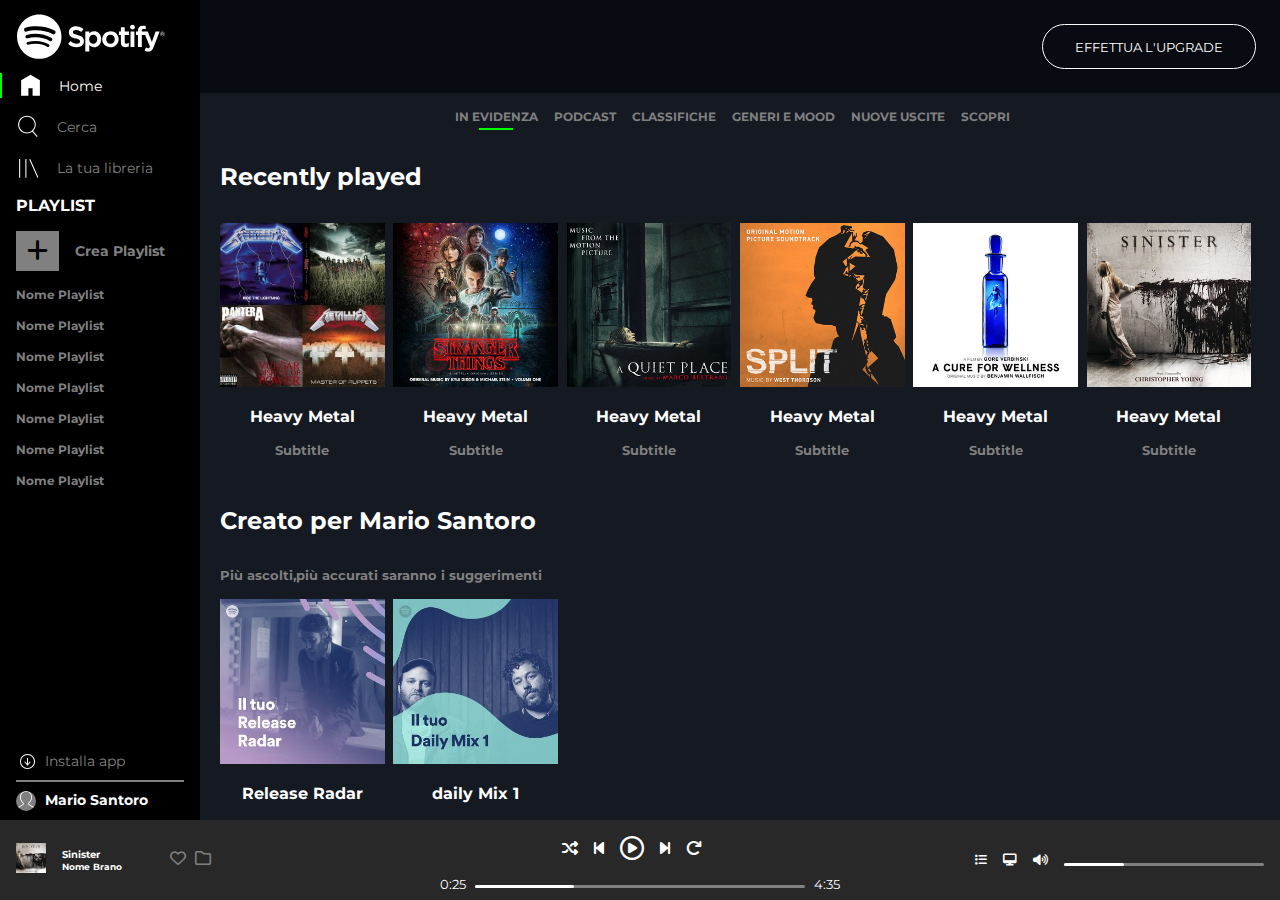
<file: index.html>
<!DOCTYPE html>
<html lang="en">
<head>
    <meta charset="UTF-8">
    <meta http-equiv="X-UA-Compatible" content="IE=edge">
    <meta name="viewport" content="width=device-width, initial-scale=1.0">

    <!-- FAVICON -->
    <link rel="shortcut icon" href="img/favicon.ico" type="image/x-icon">

    <!-- FONTS GOOGLE -->
    <link rel="preconnect" href="https://fonts.googleapis.com">
    <link rel="preconnect" href="https://fonts.gstatic.com" crossorigin>
    <link href="https://fonts.googleapis.com/css2?family=Montserrat:wght@100;200;300;400;500;600;700;800;900&display=swap" rel="stylesheet">


    <!-- FONT AWESOME 6.4.0 -->
    <link rel="stylesheet" href="https://cdnjs.cloudflare.com/ajax/libs/font-awesome/6.4.0/css/all.min.css">

    <link rel="stylesheet" href="style.css/style.css">
    <title>Spotify Web</title>
</head>
<body>

    <!-- MAIN -->
    <main class="flex">

        <!-- NAVBAR -->
        <nav class="flex flex-direction ">
            <div class="nav upper">
                <img src="img/logo-small.svg" alt="logo-small " class="responsive" >
                <div class="nav-image">
                    <img src="img/logo.svg" alt="logo-big" class="responsive-none">
                </div>
                <ul class="menu">
                    <li class="flex align-center txt-white">
                        <img src="img/home.svg" alt="Home icon">
                        <span class="responsive-none">Home</span>
                    </li>
                    <li  class="flex align-center txt-gray">
                        <img src="img/search.svg" alt="search icon">
                        <span class="responsive-none">Cerca</span>
                    </li>

                    <li  class="flex align-center txt-gray">
                        <img src="img/libreria.svg" alt="libreria image">
                        <span class="responsive-none">La tua libreria</span>
                    </li>
                </ul>

                <div class="playlist txt-white">
                    <h4 class="responsive-none txt-uppercase">playlist</h4>
                    <div class="button flex align-center">
                        <button class="responsive-none btn-square txt-big"><i class="fa-solid fa-plus"></i></button>
                        <span class="responsive-none txt-gray txt-bold">Crea Playlist</span>
                    </div>
                    <ul class="responsive-none txt-gray txt-medium txt-bold overflow">
                        <li>Nome Playlist</li>
                        <li>Nome Playlist</li>
                        <li>Nome Playlist</li>
                        <li>Nome Playlist</li>
                        <li>Nome Playlist</li>
                        <li>Nome Playlist</li>
                        <li>Nome Playlist</li>
                    </ul>
                     
                </div>
            </div>
            <div class="nav lower">
                 <div class="download flex">
                    <img src="img/download.svg" alt="download image">
                    <span class="responsive-none txt-gray">Installa app</span>
                 </div>
                 <div class="bar-gray">
                 </div>
                 <div class="profile flex">
                    <div class="profile-image">
                    </div>
                    <span class="responsive-none txt-white txt-bold">Mario Santoro</span>
                 </div>
            </div>
        </nav>

        <!-- SECTION -->
        <section class="content overflow">

            <!-- HEADER SECTION -->
            <header class="txt-right">
                <button class="btn txt-uppercase txt-white">Effettua l'upgrade</button>
            </header>
            <div class="container ">
                <ul class="flex flex-wrap justify-center txt-uppercase txt-medium txt-gray txt-bold">
                    <li class="flex flex-direction align-center">In evidenza
                        <div class="bar-green"></div>
                    </li>
                    <li>Podcast</li>
                    <li>Classifiche</li>
                    <li>Generi e mood</li>
                    <li>Nuove uscite</li>
                    <li>Scopri</li>
                </ul>

                <h2 class="txt-white">Recently played</h2>

                <!-- CONTAINER ALBUMS -->
                <div class="songs flex flex-wrap">
                    <div class="song">
                        <div class="play ">
                            <i class="fa-regular fa-circle-play txt-white "></i>
                        </div>
                        <img src="img/metal_lifting.jpg" alt="Metal songs image">
                        <h4 class="txt-center txt-white">Heavy Metal</h4>
                        <h5 class="txt-center txt-gray">Subtitle</h5>
                    </div>
                    <div class="song">
                        <div class="play ">
                            <i class="fa-regular fa-circle-play txt-white "></i>
                        </div>
                        <img src="img/stranger.jpeg" alt="Stranger songs image">
                        <h4 class="txt-center txt-white">Heavy Metal</h4>
                        <h5 class="txt-center txt-gray">Subtitle</h5>
                    </div>
                    <div class="song">
                        <div class="play ">
                            <i class="fa-regular fa-circle-play txt-white "></i>
                        </div>
                        <img src="img/aquietplace.jpeg" alt="Quiet songs image">
                        <h4 class="txt-center txt-white">Heavy Metal</h4>
                        <h5 class="txt-center txt-gray">Subtitle</h5>
                    </div>
                    <div class="song">
                        <div class="play ">
                            <i class="fa-regular fa-circle-play txt-white "></i>
                        </div>
                        <img src="img/split.jpeg" alt="Split songs image">
                        <h4 class="txt-center txt-white">Heavy Metal</h4>
                        <h5 class="txt-center txt-gray">Subtitle</h5>
                    </div>
                    <div class="song">
                        <div class="play ">
                            <i class="fa-regular fa-circle-play txt-white "></i>
                        </div>
                        <img src="img/cure.jpeg" alt="Cure songs image">
                        <h4 class="txt-center txt-white">Heavy Metal</h4>
                        <h5 class="txt-center txt-gray">Subtitle</h5>
                    </div>
                    <div class="song">
                        <div class="play ">
                            <i class="fa-regular fa-circle-play txt-white "></i>
                        </div>
                        <img src="img/sinister.jpeg" alt="Sinister songs image">
                        <h4 class="txt-center txt-white">Heavy Metal</h4>
                        <h5 class="txt-center txt-gray">Subtitle</h5>
                    </div>
                </div>

                <h2 class="txt-white">Creato per Mario Santoro</h2>
                <h5 class="txt-gray">Più ascolti,più accurati saranno i suggerimenti</h5>

                <!-- CONTAINER PERSONAL ALBUMS -->
                <div class="personal songs flex between flex-wrap">
                    <div class="song">
                        <div class="play ">
                            <i class="fa-regular fa-circle-play txt-white "></i>
                        </div>
                        <img src="img/radar.jpeg" alt="Radar songs image">
                        <h4 class="txt-center txt-white">Release Radar</h4>
                    </div>
                    <div class="song">
                        <div class="play ">
                            <i class="fa-regular fa-circle-play txt-white "></i>
                        </div>
                        <img src="img/mixdaily.jpeg" alt="Daily mix songs image">
                        <h4 class="txt-center txt-white">daily Mix 1</h4>
                    </div>
                </div>

                <h2 class="txt-white">Artisti più popolari</h2>
                <h5 class="txt-gray">Più ascolti,più accurati saranno i suggerimenti</h5>

                <!-- CONTAINER ARTIST -->
                <div class="Artist songs flex between flex-wrap">
                    <div class="song ">
                        <img src="img/youg.jpeg" alt="Radar songs image" class="radius-50">
                        <h4 class="txt-center txt-white">Lana del Rey</h4>
                    </div>
                    <div class="song radius-50">
                        <img src="img/einaudi.jpeg" alt="Daily mix songs image" class="radius-50">
                        <h4 class="txt-center txt-white">Ludovico Einaudi</h4>
                    </div>
                </div>
            </div>
        </section>
    </main>

    <!-- FOOTER -->
    <footer class="flex between">

        <!-- PLAYER LEFT SIDE -->
        <div class="player left flex align-center">
            <div class="image left-item">
                <img src="img/sinister.jpeg" alt="Sinister image">
            </div>
            <div class="name-song left-item txt-smaller txt-white">
                <h3>Sinister</h3>
                <h4>Nome Brano</h4>
            </div>
            <div class="icon left-item flex">
                <i class="fa-regular fa-heart txt-gray"></i>
                <i class="fa-regular fa-folder txt-gray"></i>
            </div>
        </div>

        <!-- PLAYER CENTER SIDE -->
        <div class="player center ">
            <div class="controls flex  align-center">
                <i class="fa-solid fa-shuffle txt-white"></i>
                <i class="fa-solid fa-backward-step txt-white"></i>
                <i class="fa-regular fa-circle-play txt-white"></i>
                <i class="fa-solid fa-forward-step txt-white"></i>
                <i class="fa-solid fa-arrow-rotate-right txt-white"></i>
            </div>

            <div class="time-song flex ">
                <span class="txt-small txt-white">0:25</span>
                <div class="line-gray flex align-center">
                    <div class="line-white">
                    </div>
                    <div class="range radius-50"></div>
                </div>
                <span class="txt-small txt-white">4:35</span>
            </div>
        </div>

        <!-- PLAYER RIGHT SIDE -->
        <div class="player right flex align-center ">
            <i class="fa-solid fa-list txt-white txt-medium"></i>
            <i class="fa-solid fa-desktop txt-white txt-medium"></i>
            <i class="fa-solid fa-volume-high txt-white txt-medium"></i>
            <div class="line-gray flex align-center">
                <div class="line-white"></div>
                <div class="range radius-50"></div>
            </div>
        </div>
    </footer>
</body>
</html>
</file>
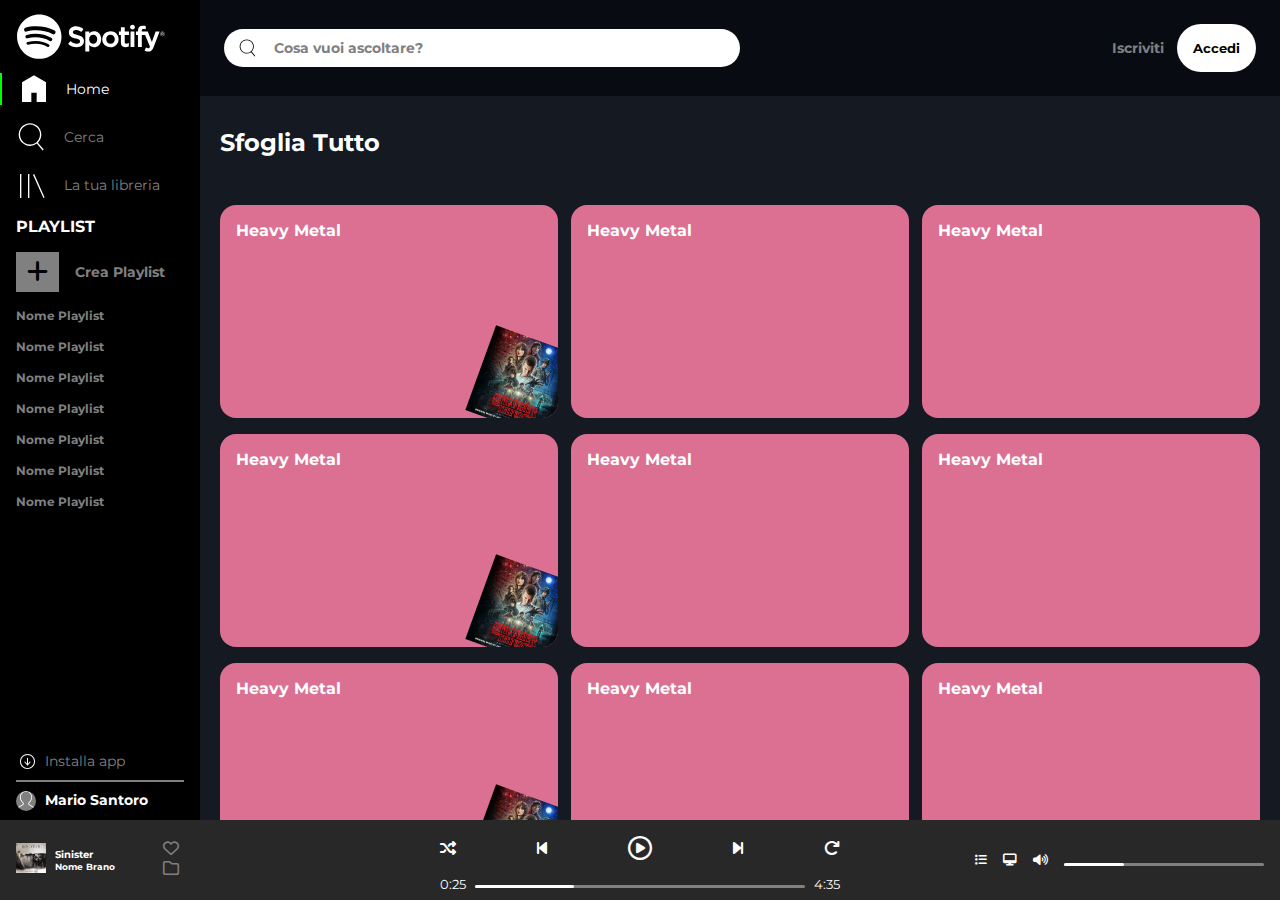
<file: bonus/search.html>
<!DOCTYPE html>
<html lang="en">
<head>
    <meta charset="UTF-8">
    <meta http-equiv="X-UA-Compatible" content="IE=edge">
    <meta name="viewport" content="width=device-width, initial-scale=1.0">

    <!-- FAVICON -->
    <link rel="shortcut icon" href="img/favicon.ico" type="image/x-icon">

    <!-- FONTS GOOGLE -->
    <link rel="preconnect" href="https://fonts.googleapis.com">
    <link rel="preconnect" href="https://fonts.gstatic.com" crossorigin>
    <link href="https://fonts.googleapis.com/css2?family=Montserrat:wght@100;200;300;400;500;600;700;800;900&display=swap" rel="stylesheet">


    <!-- FONT AWESOME 6.4.0 -->
    <link rel="stylesheet" href="https://cdnjs.cloudflare.com/ajax/libs/font-awesome/6.4.0/css/all.min.css">

    <link rel="stylesheet" href="search.css">
    <title>Search</title>
</head>
<body>
        <!-- MAIN -->
    <main class="flex">

        <!-- NAVBAR -->
        <nav class="flex flex-direction ">
            <div class="nav upper">
                <img src="../img/logo-small.svg" alt="logo-small " class="responsive" >
                <div class="nav-image">
                    <img src="../img/logo.svg" alt="logo-big" class="responsive-none">
                </div>
                <ul class="menu">
                    <li class="flex align-center txt-white">
                        <img src="../img/home.svg" alt="Home icon" class="txt-gray">
                        <span class="responsive-none">Home</span>
                    </li>
                    <li  class="flex align-center txt-gray">
                        <a href="search.html" class="txt-gray flex align-center">
                            <img src="../img/search.svg" alt="search icon">
                            <span class="responsive-none">Cerca</span>
                        </a>
                    </li>

                    <li  class="flex align-center txt-gray">
                        <img src="../img/libreria.svg" alt="libreria image" class="txt-gray">
                        <span class="responsive-none">La tua libreria</span>
                    </li>
                </ul>

                <div class="playlist txt-white">
                    <h4 class="responsive-none txt-uppercase">playlist</h4>
                    <div class="button flex align-center">
                        <button class="responsive-none btn-square txt-big"><i class="fa-solid fa-plus"></i></button>
                        <span class="responsive-none txt-gray txt-bold">Crea Playlist</span>
                    </div>
                    <ul class="responsive-none txt-gray txt-medium txt-bold overflow">
                        <li>Nome Playlist</li>
                        <li>Nome Playlist</li>
                        <li>Nome Playlist</li>
                        <li>Nome Playlist</li>
                        <li>Nome Playlist</li>
                        <li>Nome Playlist</li>
                        <li>Nome Playlist</li>
                    </ul>
                     
                </div>
            </div>
            <div class="nav lower">
                 <div class="download flex">
                    <img src="../img/download.svg" alt="download image">
                    <span class="responsive-none txt-gray">Installa app</span>
                 </div>
                 <div class="bar-gray">
                 </div>
                 <div class="profile flex">
                    <div class="profile-image">
                    </div>
                    <span class="responsive-none txt-white txt-bold">Mario Santoro</span>
                 </div>
            </div>
        </nav>

        <!-- SECTION -->
        <section class="content overflow">

            <!-- HEADER SECTION -->
            <header class="txt-right flex between align-center">
                <button class="btn-search flex align-center">
                    <img src="../img/search.svg" alt="Search image" >
                    <span class="txt-gray txt-bold">Cosa vuoi ascoltare?</span>   
                </button>
                <div class="header-right">
                    <span class="txt-gray txt-bold">Iscriviti</span>
                    <button class="btn txt-bold">Accedi</button>
                </div>
            </header>

            <div class="container">
                <h2 class="txt-white">Sfoglia Tutto</h2>

                <!-- CONTAINER ALBUMS -->
                <div class="songs flex flex-wrap">
                    <div class="song">
                        <h4 class="txt-white">Heavy Metal</h4>
                        <img src="../img/stranger.jpeg" alt="">
                    </div>
                    <div class="song">
                        <h4 class="txt-white">Heavy Metal</h4>
                    </div>
                    <div class="song">
                        <h4 class="txt-white">Heavy Metal</h4>
                    </div>
                    <div class="song">
                        <h4 class="txt-white">Heavy Metal</h4>
                        <img src="../img/stranger.jpeg" alt="">
                    </div>
                    <div class="song">
                        <h4 class="txt-white">Heavy Metal</h4>
                    </div>
                    <div class="song">
                        <h4 class="txt-white">Heavy Metal</h4>
                    </div>
                    <div class="song">
                        <h4 class="txt-white">Heavy Metal</h4>
                        <img src="../img/stranger.jpeg" alt="">
                    </div>
                    <div class="song">
                        <h4 class="txt-white">Heavy Metal</h4>
                    </div>
                    <div class="song">
                        <h4 class="txt-white">Heavy Metal</h4>
                    </div>
                    <div class="song">
                        <h4 class="txt-white">Heavy Metal</h4>
                        <img src="../img/stranger.jpeg" alt="">
                    </div>
                    <div class="song">
                        <h4 class="txt-white">Heavy Metal</h4>
                    </div>
                    <div class="song">
                        <h4 class="txt-white">Heavy Metal</h4>
                    </div>
                    <div class="song">
                        <h4 class="txt-white">Heavy Metal</h4>
                        <img src="../img/stranger.jpeg" alt="">
                    </div>
                    <div class="song">
                        <h4 class="txt-white">Heavy Metal</h4>
                    </div>
                    <div class="song">
                        <h4 class="txt-white">Heavy Metal</h4>
                    </div>
            </div>
        </section>
    </main>
        
        <!-- FOOTER -->
    <footer class="flex between">

        <!-- PLAYER LEFT SIDE -->
        <div class="player left flex align-center">
            <div class="image left-item">
                <img src="../img/sinister.jpeg" alt="Sinister image">
            </div>
            <div class="name-song left-item txt-smaller txt-white">
                <h3>Sinister</h3>
                <h4>Nome Brano</h4>
            </div>
            <div class="icon left-item flex">
                <i class="fa-regular fa-heart txt-gray"></i>
                <i class="fa-regular fa-folder txt-gray"></i>
            </div>
        </div>

        <!-- PLAYER CENTER SIDE -->
        <div class="player center ">
            <div class="controls flex  align-center">
                <i class="fa-solid fa-shuffle txt-white"></i>
                <i class="fa-solid fa-backward-step txt-white"></i>
                <i class="fa-regular fa-circle-play txt-white"></i>
                <i class="fa-solid fa-forward-step txt-white"></i>
                <i class="fa-solid fa-arrow-rotate-right txt-white"></i>
            </div>

            <div class="time-song flex ">
                <span class="txt-small txt-white">0:25</span>
                <div class="line-gray flex align-center">
                    <div class="line-white">
                    </div>
                    <div class="range radius-50"></div>
                </div>
                <span class="txt-small txt-white">4:35</span>
            </div>
        </div>

        <!-- PLAYER RIGHT SIDE -->
        <div class="player right flex align-center ">
            <i class="fa-solid fa-list txt-white txt-medium"></i>
            <i class="fa-solid fa-desktop txt-white txt-medium"></i>
            <i class="fa-solid fa-volume-high txt-white txt-medium"></i>
            <div class="line-gray flex align-center">
                <div class="line-white"></div>
                <div class="range radius-50"></div>
            </div>
        </div>
    </footer>
</body>
</html>
</file>
<file: style.css/style.css>
/* RESET */
*{
    margin: 0;
    padding: 0;
    box-sizing: border-box;
    font-family: 'Montserrat', sans-serif;
}

/* ***************************** 

// UTILITIES \\ 

***************************** */

.flex{
    display: flex;
}

.flex-wrap{
    flex-wrap: wrap;
}

.flex-direction{
    flex-direction: column;
}

.container{
    max-width: calc(100% - 40px);
    margin: 0 auto;
}

.txt-right{
    text-align: right;
}

.txt-uppercase{
    text-transform: uppercase;
}

.txt-center{
    text-align: center;
}

.txt-medium{
    font-size: .75rem;
}

.txt-gray{
    color: gray;
}

.txt-white{
    color: white;
}

.txt-small{
    font-size: small;
}

.txt-big{
    font-size: 1.5rem;
}

.txt-bold{
    font-weight: bold;
}

.txt-smaller{
    font-size: .55rem;
}

.bar-green{
    background-color: lime;
    height: 2px;
    border: 2rem;
    width: 40%;
    margin-top: .22rem;
}

.radius-50{
    border-radius: 50%;
}

.btn{
    border-radius: 2rem;
    border: 1px solid white;
    background: transparent;
    padding: .85rem 2rem;
}

.btn-square{
    border-radius: 0;
    border: none;
    padding: .33rem .66rem;
    background-color: gray;
}

.justify-center{
    justify-content: center;
}

.overflow{
    overflow: auto;
}

.align-center{
    align-items: center;
}

.align-start{
    align-items: start;
}

.between{
    justify-content: space-between;
}

.padding-nav{
    padding: 0 1rem;
}

.responsive-none{
    display: none;
}

.responsive{
    display:block;
    margin-bottom: 1rem;
}


/* ***************************** 

// CSS \\ 

***************************** */



/* NAVBAR */
nav{
    background-color: #000000;
    height: calc(100vh - 80px);
    width: 60px;
    justify-content: space-between;
    transition: all .5s;
    overflow: hidden;
}

ul{
    list-style-type: none;
}

div.nav{
    padding: 1rem .88rem;
}

span{
    font-size: .88rem;
}

div.nav li{
    margin-bottom: 1rem;
}

.playlist ul{
    height: 28vh;
}

div.nav.lower span{
    margin-left: .55rem;
}

div.download img{
    width: 28px;
    height: 30px;
}

div.profile-image{
    width: 30px;
    height: 30px;
    border-radius: 50%;
    background-image: url(../img/profile.svg);
    background-size: cover;
    background-color: lightgray;
}

div.button{
    margin:1rem 0;
}

#logo-big{
    display: none;
}

/* SECTION CONTENT */
section{
    background-color: #141922;
    height: calc(100vh - 80px);
    width: calc(100% - 60px);
}

section header{
    background-color: #080b12;
    padding: 1.5rem;
}

section ul li{
    margin-right: 1rem;
    margin-top: 1rem;
}

section h2{
    margin: 2rem 0;
}

section h4 ,
section h5{
    margin: 1rem 0;
}

div.songs{
    justify-content: space-between;
}

div.songs .song{
    position: relative;
    width: calc(100% / 2 - .55rem);
    transition: all .5s;
}

.song img{
    width: 100%;
}

/* FOOTER */

footer{
    position: relative;

    background-color: #282828;
    height: 80px;
    width: 100%;
    padding: 1rem;
    z-index: 1;
}

footer div.player.left i{
    margin-bottom: .23rem;
}

div.player{
    width: calc(100% / 3 - 1rem);
}

div.icon{
    flex-direction: column;
}

div.image img{
    width: 30px;
}

div.left-item{
    margin-right: .55rem;
}

div.controls {
    justify-content: space-between;
}

div.time-song{
    margin-top: 1rem;
    justify-content: space-between;
}

 div.line-gray{
    width: calc(100% - 70px);
    height: 3px;
    background-color: gray;
    border-radius: 2rem;
    margin-top: .55rem;
}

div.line-white{
    height: 3px;
    width: 30%;
    background-color: white;
    border-radius: 2rem;
}

div.player.right{
    justify-content: space-between;
}

i.fa-circle-play{
    font-size: 1.5rem;
}

/* ***************************** 

// ANIMATION \\ 

***************************** */

div.play{
    display: none;
    position: absolute;
    z-index: 2;

    top: 35%;
    left: 50%;
    transform: translate(-50% , -50%);
}

div.play i{
    font-size: 5rem;
}

div.song:hover div.play{
    display: block;
}

div.song div.play,
div.song img{
    cursor: pointer;
}

div.song:hover img{
    filter: opacity(0.6);
}

header button{
    transition: all 1s;
}

header button:hover{
    transform: scale(1.1);
    cursor: pointer;
}

div.container ul li:hover ,
div.nav ul li:hover
{
    color: white;
    cursor: pointer;
}

div.button:hover span{
    color: white;
    cursor: pointer;
}

div.button:hover button{
    background-color: white;
}

div.download:hover span{
    color: white;
    cursor: pointer;
}

div.icon i:hover{
    color: white;
    cursor: pointer;
}

div.player.center div.line-gray:hover div.line-white{
    background-color: lime;
    cursor: pointer;
}

div.player.center div.line-gray:hover div.range{
    display: block;
}

div.range{
    background-color: white;
    width: 10px;
    height: 10px;
    display: none;
    cursor: pointer;
}

div.player.right div.line-gray:hover div.line-white{
    background-color: lime;
    cursor: pointer;
}

div.player.right div.line-gray:hover div.range{
    display: block;
}

div.controls i.fa-circle-play{
    transition: all 1s;
    cursor: pointer;
}

div.controls i.fa-circle-play:hover{
    transform: scale(1.2);
}


/* ***************************** 

// VIEWPORT SMALL \\ 

***************************** */

@media screen and (min-width:576px) {
    nav{
        width: 200px;
    }

    section{
        left: 200px;
    }

    div.nav{
         padding:0;
    }

    div.nav li,
    div.nav.upper span,
    div.nav div.button ,
    div.nav h4 ,
    div.lower
    {
        padding: 0 1rem;
    }

    nav ul.menu li:first-child{
        border-left: 2px solid lime;
    }

    nav ul li img{
        width: 25px;
    }

    div.download img{
        width: 20px;
        height: 100%;
    }

    .nav-image{
        padding: .88rem 1rem;
    }

    .nav-image img{
        width: 150px;
    }

    div.profile{
        padding-bottom: .55rem;
    }

    div.profile-image{
        width: 20px;
        height: 20px;
        background-color: gray;
    }

    .bar-gray{
        background-color: gray;
        height: 2px;
        border: 2rem;
        margin: .55rem 0;
    }

    section{
        width: calc(100% - 200px);
    }

    .responsive-none{
        display:block;
    }

    .responsive{
        display: none;
    }

    div.left-item.name-song{
        margin-right: 3rem;
    }

    div.player.right div.line-gray{
        width: 200px;
        height: 3px;
        background-color: gray;
        border-radius: 2rem;
    }

    div.player.right{
        justify-content: end;
        gap: 1rem;
    }
}

/* ***************************** 

// VIEWPORT MEDIUM \\ 

***************************** */

@media screen and (min-width:768px) {
    div.songs{
        justify-content: start;
    }

    div.songs .song{
        width: calc(100% / 4 - .55rem);
        margin-right: .55rem;
    }

    div.left-item{
        margin-right: 1rem;
    }

    div.icon{
        flex-direction: row;
        gap: .55rem;
    }
}

/* ***************************** 

// VIEWPORT LARGE \\ 

***************************** */

@media screen and (min-width:992px) {
    div.songs .song{
        width: calc(100% / 6 - .55rem);
        margin-right: .55rem;
    }

    div.controls{
        justify-content: center;
    }

    div.controls i{
        margin-right: 1rem;
    }
}
</file>
<file: bonus/search.css>
/* RESET */
*{
    margin: 0;
    padding: 0;
    box-sizing: border-box;
    font-family: 'Montserrat', sans-serif;
}

/* ***************************** 

// UTILITIES \\ 

***************************** */

.flex{
    display: flex;
}

.flex-wrap{
    flex-wrap: wrap;
}

.flex-direction{
    flex-direction: column;
}

.container{
    max-width: calc(100% - 40px);
    margin: 0 auto;
}

.txt-right{
    text-align: right;
}

.txt-uppercase{
    text-transform: uppercase;
}

.txt-center{
    text-align: center;
}

.txt-medium{
    font-size: .75rem;
}

.txt-gray{
    color: gray;
}

.txt-white{
    color: white;
}

.txt-small{
    font-size: small;
}

.txt-big{
    font-size: 1.5rem;
}

.txt-bold{
    font-weight: bold;
}

.txt-smaller{
    font-size: .55rem;
}

.bar-green{
    background-color: lime;
    height: 2px;
    border: 2rem;
    width: 40%;
    margin-top: .22rem;
}

.radius-50{
    border-radius: 50%;
}

.btn-search{
    border-radius: 2rem;
    border: none;
    background-color: white;
    padding: .55rem .88rem;
    width: 50%;
}

.btn-square{
    border-radius: 0;
    border: none;
    padding: .33rem .66rem;
    background-color: gray;
}

.justify-center{
    justify-content: center;
}

.overflow{
    overflow: auto;
}

.align-center{
    align-items: center;
}

.align-start{
    align-items: start;
}

.between{
    justify-content: space-between;
}

.padding-nav{
    padding: 0 1rem;
}

.responsive-none{
    display: none;
}

.responsive{
    display:block;
    margin-bottom: 1rem;
}

.btn{
    border: none;
    background-color: #fff;
    padding: 1rem;
    border-radius: 2rem;
    margin-left: .55rem;
}


/* ***************************** 

// CSS \\ 

***************************** */



/* NAVBAR */
nav{
    background-color: #000000;
    height: calc(100vh - 80px);
    width: 60px;
    justify-content: space-between;
    transition: all .5s;
    overflow: hidden;
}

ul{
    list-style-type: none;
}

div.nav{
    padding: 1rem .88rem;
}

ul.menu img{
    width: 32px;
}

a{
    width: 100%;
}

span{
    font-size: .88rem;
}

div.nav li{
    margin-bottom: 1rem;
}

div.nav ul.menu li a{
    text-decoration: none;
}

.playlist ul{
    height: 28vh;
}

div.nav.lower span{
    margin-left: .55rem;
}

div.download img{
    width: 28px;
    height: 30px;
}

div.profile-image{
    width: 30px;
    height: 30px;
    border-radius: 50%;
    background-image: url(../img/profile.svg);
    background-size: cover;
    background-color: lightgray;
}

div.button{
    margin:1rem 0;
}

#logo-big{
    display: none;
}

/* SECTION CONTENT */
section{
    background-color: #141922;
    height: calc(100vh - 80px);
    width: calc(100% - 60px);
}

section header{
    background-color: #080b12;
    padding: 1.5rem;
}

header .btn-search img{
    width: 20px;
    height: 20px;
    filter: invert(100%);
    margin-right: 1rem;
}

section h2{
    margin: 2rem 0;
}

div.songs{
    justify-content: space-between;
}

div.songs .song{
    position: relative;
    width: calc(100% / 3 - .55rem);
    height: 150px;
    transition: all .5s;
    background-color: palevioletred;
    padding-left: 1rem;
    padding-top: 1rem;
    border-radius: 1rem;
    margin-top: 1rem;
    overflow: hidden;
}

div.song img{
    position:absolute;
    bottom: -10px;
    right: -10px;
    
    transform: rotate(20deg);
    width: 90px;
    height: 90px;
    aspect-ratio: 1/1;
}
/* FOOTER */

footer{
    position: relative;

    background-color: #282828;
    height: 80px;
    width: 100%;
    padding: 1rem;
    z-index: 1;
}

footer div.player.left i{
    margin-bottom: .23rem;
}

div.player{
    width: calc(100% / 3 - 1rem);
}

div.icon{
    flex-direction: column;
}

div.image img{
    width: 30px;
}

div.left-item{
    margin-right: .55rem;
}

div.controls {
    justify-content: space-between;
}

div.time-song{
    margin-top: 1rem;
    justify-content: space-between;
}

 div.line-gray{
    width: calc(100% - 70px);
    height: 3px;
    background-color: gray;
    border-radius: 2rem;
    margin-top: .55rem;
}

div.line-white{
    height: 3px;
    width: 30%;
    background-color: white;
    border-radius: 2rem;
}

div.player.right{
    justify-content: space-between;
}

i.fa-circle-play{
    font-size: 1.5rem;
}

/* ***************************** 

// VIEWPORT SMALL \\ 

***************************** */

@media screen and (min-width:576px) {
    nav{
        width: 200px;
    }

    section{
        left: 200px;
    }

    div.nav{
         padding:0;
    }

    div.nav li,
    div.nav.upper span,
    div.nav div.button ,
    div.nav h4 ,
    div.lower
    {
        padding: 0 1rem;
    }

    nav ul.menu li:first-child{
        border-left: 2px solid lime;
    }

    nav ul li img{
        width: 25px;
    }

    div.download img{
        width: 20px;
        height: 100%;
    }

    .nav-image{
        padding: .88rem 1rem;
    }

    .nav-image img{
        width: 150px;
    }

    div.profile{
        padding-bottom: .55rem;
    }

    div.profile-image{
        width: 20px;
        height: 20px;
        background-color: gray;
    }

    .bar-gray{
        background-color: gray;
        height: 2px;
        border: 2rem;
        margin: .55rem 0;
    }

    section{
        width: calc(100% - 200px);
    }

    div.songs div.song{
        height: 213.2px;
    }

    .responsive-none{
        display:block;
    }

    .responsive{
        display: none;
    }

    div.left-item.name-song{
        margin-right: 3rem;
    }

    div.player.right div.line-gray{
        width: 200px;
        height: 3px;
        background-color: gray;
        border-radius: 2rem;
    }

    div.player.right{
        justify-content: end;
        gap: 1rem;
    }
}
</file>
